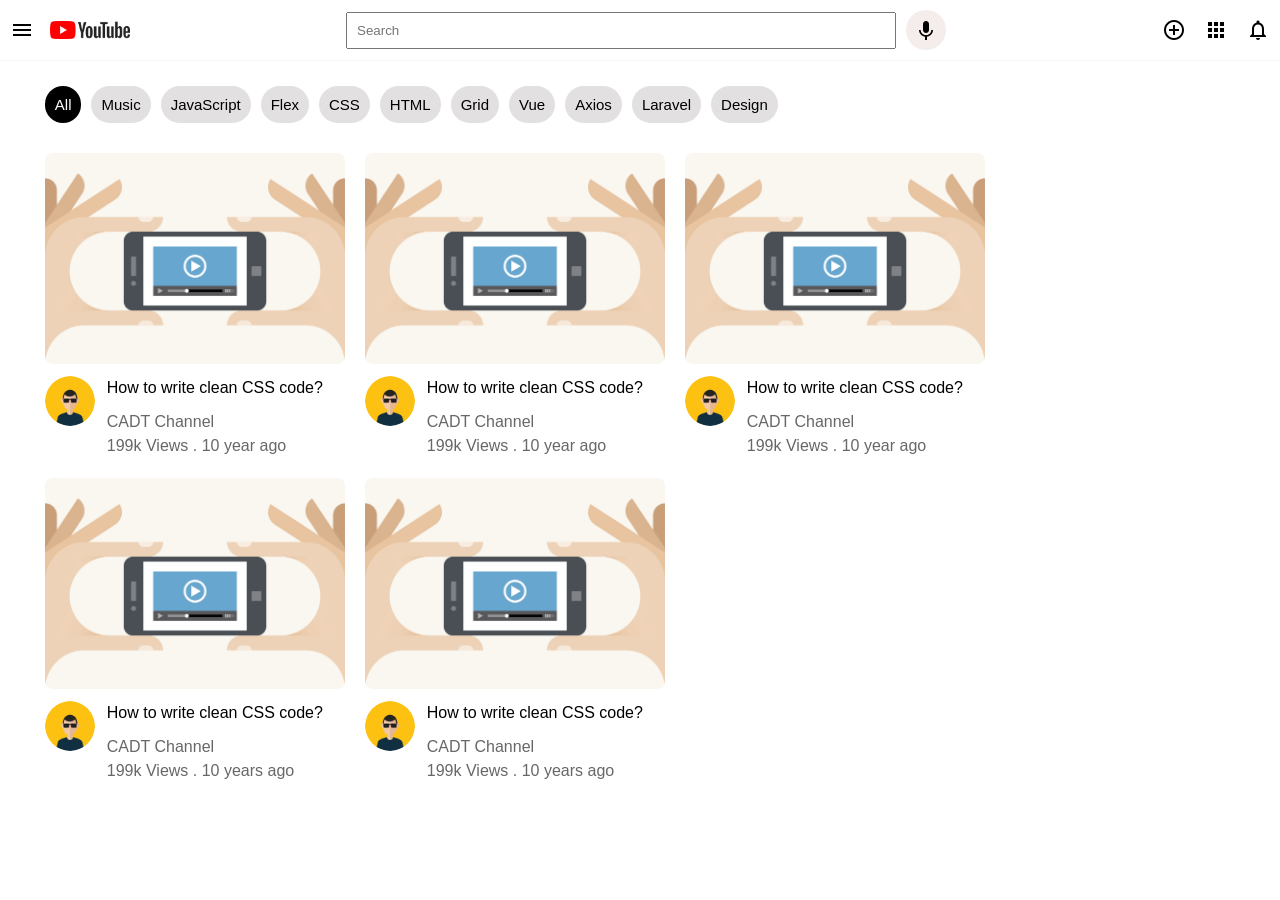
<file: lab-week-4/START-CODE/EX 2/index.html>
<!DOCTYPE html>
<html lang="en">
<head>
    <meta charset="UTF-8">
    <meta http-equiv="X-UA-Compatible" content="IE=edge">
    <meta name="viewport" content="width=device-width, initial-scale=1.0">
    <title>YouTube</title>
    <link rel="stylesheet" href="https://fonts.googleapis.com/icon?family=Material+Icons">
    <link rel="stylesheet" href="css/main.css">
</head>
<body>
    <nav>
        <div class="nav-left">
            <i class="material-icons">menu</i>
            <img src="assets/logo.jpg" alt="logo" width="80">
        </div>
        <div class="nav-center">
            <input type="text" placeholder="Search">
            <i class="material-icons">keyboard_voice</i>
        </div>
        <div class="nav-right">
            <i class="material-icons">control_point</i>
            <i class="material-icons">apps</i>
            <i class="material-icons">notifications_none</i>
        </div>
    </nav>
    <header>
        <span class="active">All</span>
        <span>Music</span>
        <span>JavaScript</span>
        <span>Flex</span>
        <span>CSS</span>
        <span>HTML</span>
        <span>Grid</span>
        <span>Vue</span>
        <span>Axios</span>
        <span>Laravel</span>
        <span>Design</span>
    </header>
    <section class="video-container">
        <div class="video">
            <div class="video-thumbnail">
                <img src="assets/video-icon.png" alt="" width="300">
            </div>
            <div class="video-text">
                <div class="avatar">
                    <img src="assets/avatar.jpg" alt="" width="50">
                </div>
                <div class="text">
                    <strong>How to write clean CSS code?</strong>
                    <p>CADT Channel</p>
                    <span>199k Views . 10 year ago</span>
                </div>
            </div>
        </div>

        <div class="video">
            <div class="video-thumbnail">
                <img src="assets/video-icon.png" alt="" width="300">
            </div>
            <div class="video-text">
                <div class="avatar">
                    <img src="assets/avatar.jpg" alt="" width="50">
                </div>
                <div class="text">
                    <strong>How to write clean CSS code?</strong>
                    <p>CADT Channel</p>
                    <span>199k Views . 10 year ago</span>
                </div>
            </div>
        </div>

        <div class="video">
            <div class="video-thumbnail">
                <img src="assets/video-icon.png" alt="" width="300">
            </div>
            <div class="video-text">
                <div class="avatar">
                    <img src="assets/avatar.jpg" alt="" width="50">
                </div>
                <div class="text">
                    <strong>How to write clean CSS code?</strong>
                    <p>CADT Channel</p>
                    <span>199k Views . 10 year ago</span>
                </div>
            </div> 
        </div>

        <div class="video">
            <div class="video-thumbnail">
                <img src="assets/video-icon.png" alt="" width="300">
            </div>
            <div class="video-text">
                <div class="avatar">
                    <img src="assets/avatar.jpg" alt="" width="50">
                </div>
                <div class="text">
                    <strong>How to write clean CSS code?</strong>
                    <p>CADT Channel</p>
                    <span>199k Views . 10 years ago</span>
                </div>
            </div>
        </div>

        <div class="video">
            <div class="video-thumbnail">
                <img src="assets/video-icon.png" alt="" width="300">
            </div>
            <div class="video-text">
                <div class="avatar">
                    <img src="assets/avatar.jpg" alt="" width="50">
                </div>
                <div class="text">
                    <strong>How to write clean CSS code?</strong>
                    <p>CADT Channel</p>
                    <span>199k Views . 10 years ago</span>
                </div>
            </div>
        </div>
        
       
    </section>
</body>
</html>
</file>
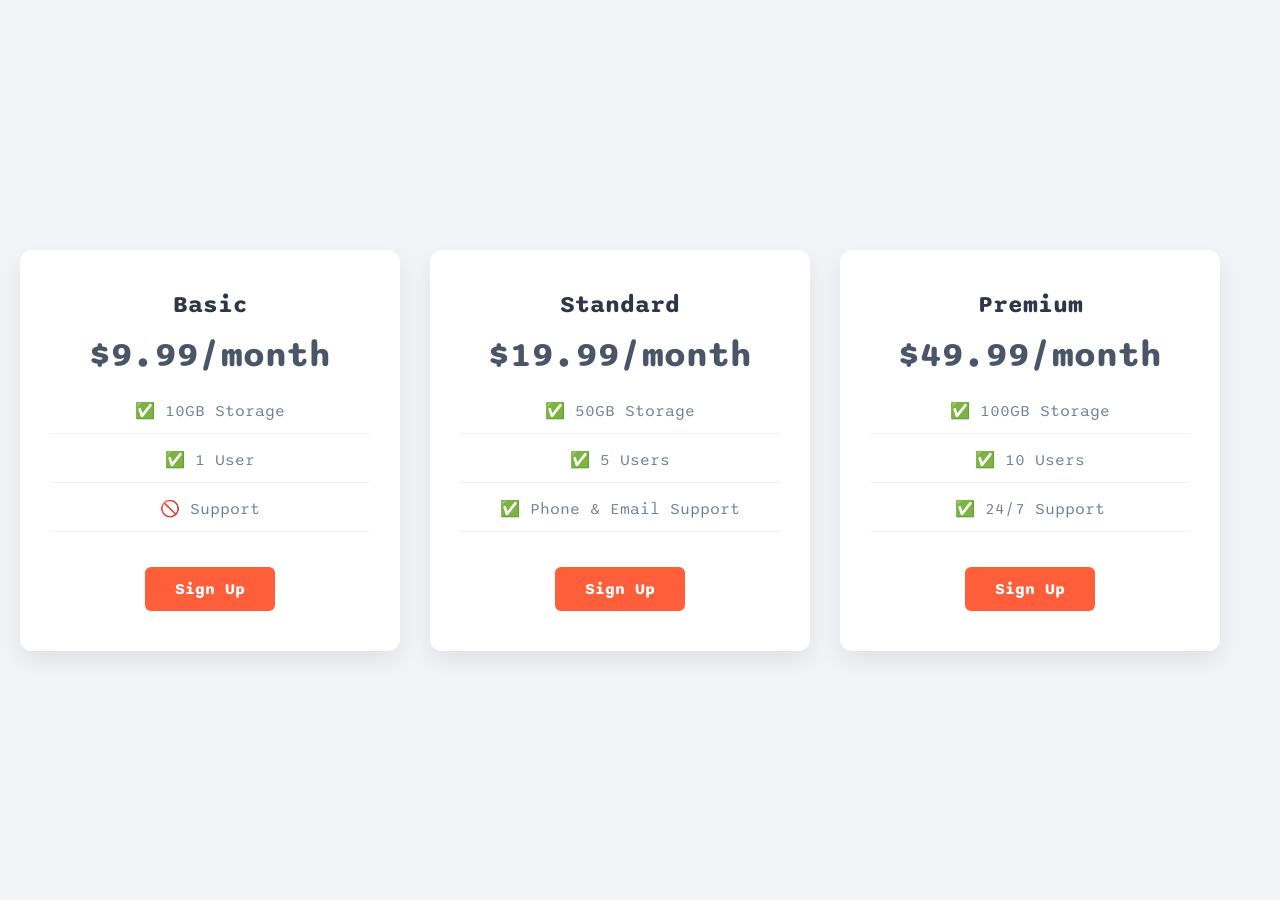
<file: lab-week-4/START-CODE/EX 3/index.html>
<!DOCTYPE html>
<html>
  <head>
    <title>Flexbox Pricing Table</title>
    <link rel="preconnect" href="https://fonts.googleapis.com" />
    <link rel="preconnect" href="https://fonts.gstatic.com" crossorigin />
    <link
      href="https://fonts.googleapis.com/css2?family=Sono:wght@400;700&display=swap"
      rel="stylesheet"
    />
    <style>
      * {
        box-sizing: border-box;
      }
      body {
        font-family: "Sono", sans-serif;
        background-color: #f2f4f8;
        margin: 0;
        padding: 40px 20px;
        height: 100vh;
        display: flex;
        align-items: center;

      }

      .pricing-container {
        display: flex;
        flex-direction: row;
        justify-content: center;
        align-items: center;
        gap: 30px;
        width: 100%;
        width: 1200px;
      }

      .pricing-plan {
        background-color: #ffffff;
        border-radius: 12px;
        padding: 40px 30px;
        box-shadow: 0 10px 25px rgba(0, 0, 0, 0.08);
        display: flex;
        flex-direction: column;
        align-items: center;
        text-align: center;
        flex: 1;
        width: 360px;
      }

      .plan-title {
        font-size: 1.5rem;
        font-weight: 700;
        margin-bottom: 15px;
        color: #2d3748;
      }

      .plan-price {
        font-size: 2.2rem;
        font-weight: 700;
        color: #4a5568;
        margin-bottom: 25px;
      }

      .plan-features {
        list-style: none;
        padding: 0;
        margin: 0 0 35px 0;
        width: 100%;
        display: flex;
        flex-direction: column;
        gap: 16px;
      }
      .plan-features li {
        color: #718096;
        font-size: 1rem;
        border-bottom: 1px solid #edf2f7;
        padding-bottom: 12px;
      }

      .plan-button {
        background: #ff5e3a;
        color: #ffffff;
        border: none;
        border-radius: 6px;
        padding: 12px 30px;
        font-size: 1rem;
        font-weight: 700;
        font-family: inherit;
        cursor: pointer;
      }

      .plan-button:hover {
        opacity: 0.9;
      }



      /* Hint: What can you do with a media query and flexbox? */
      @media (max-width: 1250px) {
        .pricing-container {
          flex-direction: column;
          align-items: center;
        }

        .pricing-plan {
          width: 100%;
          max-width: 500px;
        }
      }
    </style>
  </head>

  <body>
    <div class="pricing-container">
      <div class="pricing-plan">
        <div class="plan-title">Basic</div>
        <div class="plan-price">$9.99/month</div>
        <ul class="plan-features">
          <li>✅ 10GB Storage</li>
          <li>✅ 1 User</li>
          <li>🚫 Support</li>
        </ul>
        <button class="plan-button">Sign Up</button>
      </div>
      <div class="pricing-plan">
        <div class="plan-title">Standard</div>
        <div class="plan-price">$19.99/month</div>
        <ul class="plan-features">
          <li>✅ 50GB Storage</li>
          <li>✅ 5 Users</li>
          <li>✅ Phone &amp; Email Support</li>
        </ul>
        <button class="plan-button">Sign Up</button>
      </div>
      <div class="pricing-plan">
        <div class="plan-title">Premium</div>
        <div class="plan-price">$49.99/month</div>
        <ul class="plan-features">
          <li>✅ 100GB Storage</li>
          <li>✅ 10 Users</li>
          <li>✅ 24/7 Support</li>
        </ul>
        <button class="plan-button">Sign Up</button>
      </div>
    </div>
  </body>
</html>
</file>
<file: lab-week-4/START-CODE/EX 2/css/main.css>
body {
    font-family: Roboto, Arial, sans-serif;
    margin: 0;
    padding: 0;
}
nav {
 
    /*  TODO */
    display: flex;
    justify-content: space-between;
    align-items: center;
    box-shadow: rgba(27, 31, 35, 0.04) 0px 1px 0px, rgba(255, 255, 255, 0.25) 0px 1px 0px inset;
    padding: 10px;
}
.nav-left {
    /*  TODO */
    display: flex;
    align-items: center;
    gap: 16px;
}
.nav-right {
    /*  TODO */
    display: flex;
    align-items: center;
    gap: 18px;
}
.nav-center {
    /*  TODO */
    display: flex;
    align-items: center;
    justify-content: center;
    flex: 0 1 600px;
}
.nav-center input {
    width: 90%;
    padding: 9px;
}
.nav-center i {
    background: #f5ecec;
    padding: 8px;
    box-sizing: border-box;
    border-radius: 50%;
    margin-left: 10px;
    cursor: pointer;
}
header {
    width: 93%;
    margin: auto;
    margin-top: 16px;
    padding: 10px;
    display: flex;
    align-items: center;
    overflow-x: auto;
}
header span {
    padding: 10px;
    background: #e2e0e0;
    border-radius: 40px;
    cursor: pointer;
    font-size: 15px;
    margin-right: 10px;
    white-space: nowrap;
}
.active {
    background: #000;
    color: #fff;
}
.video-container { 
    /*  TODO */
    display: flex;
    flex-wrap: wrap;
    gap: 20px;
    width: 93%;
    margin: 20px auto;
}
.video {

   /*  TODO */
   display: flex;
   flex-direction: column;
   width: 300px;
 
}
.video-thumbnail img {
   /*  TODO */
   width: 100%;
   border-radius: 8px;
   display: block;
}
.video-text {
  /*  TODO */
  display: flex;
  flex-direction: row;
  gap: 12px;
  margin-top: 12px;
 
}

.avatar img{
    border-radius: 50%;
}

.text {
    line-height: 1.5;
}
.text p {
    margin: 0;
    margin-top: 10px;
}
.text p,
.text span {
    color: rgb(105, 102, 102);
}
.text strong {
    font-weight: 500;
}
</file>
